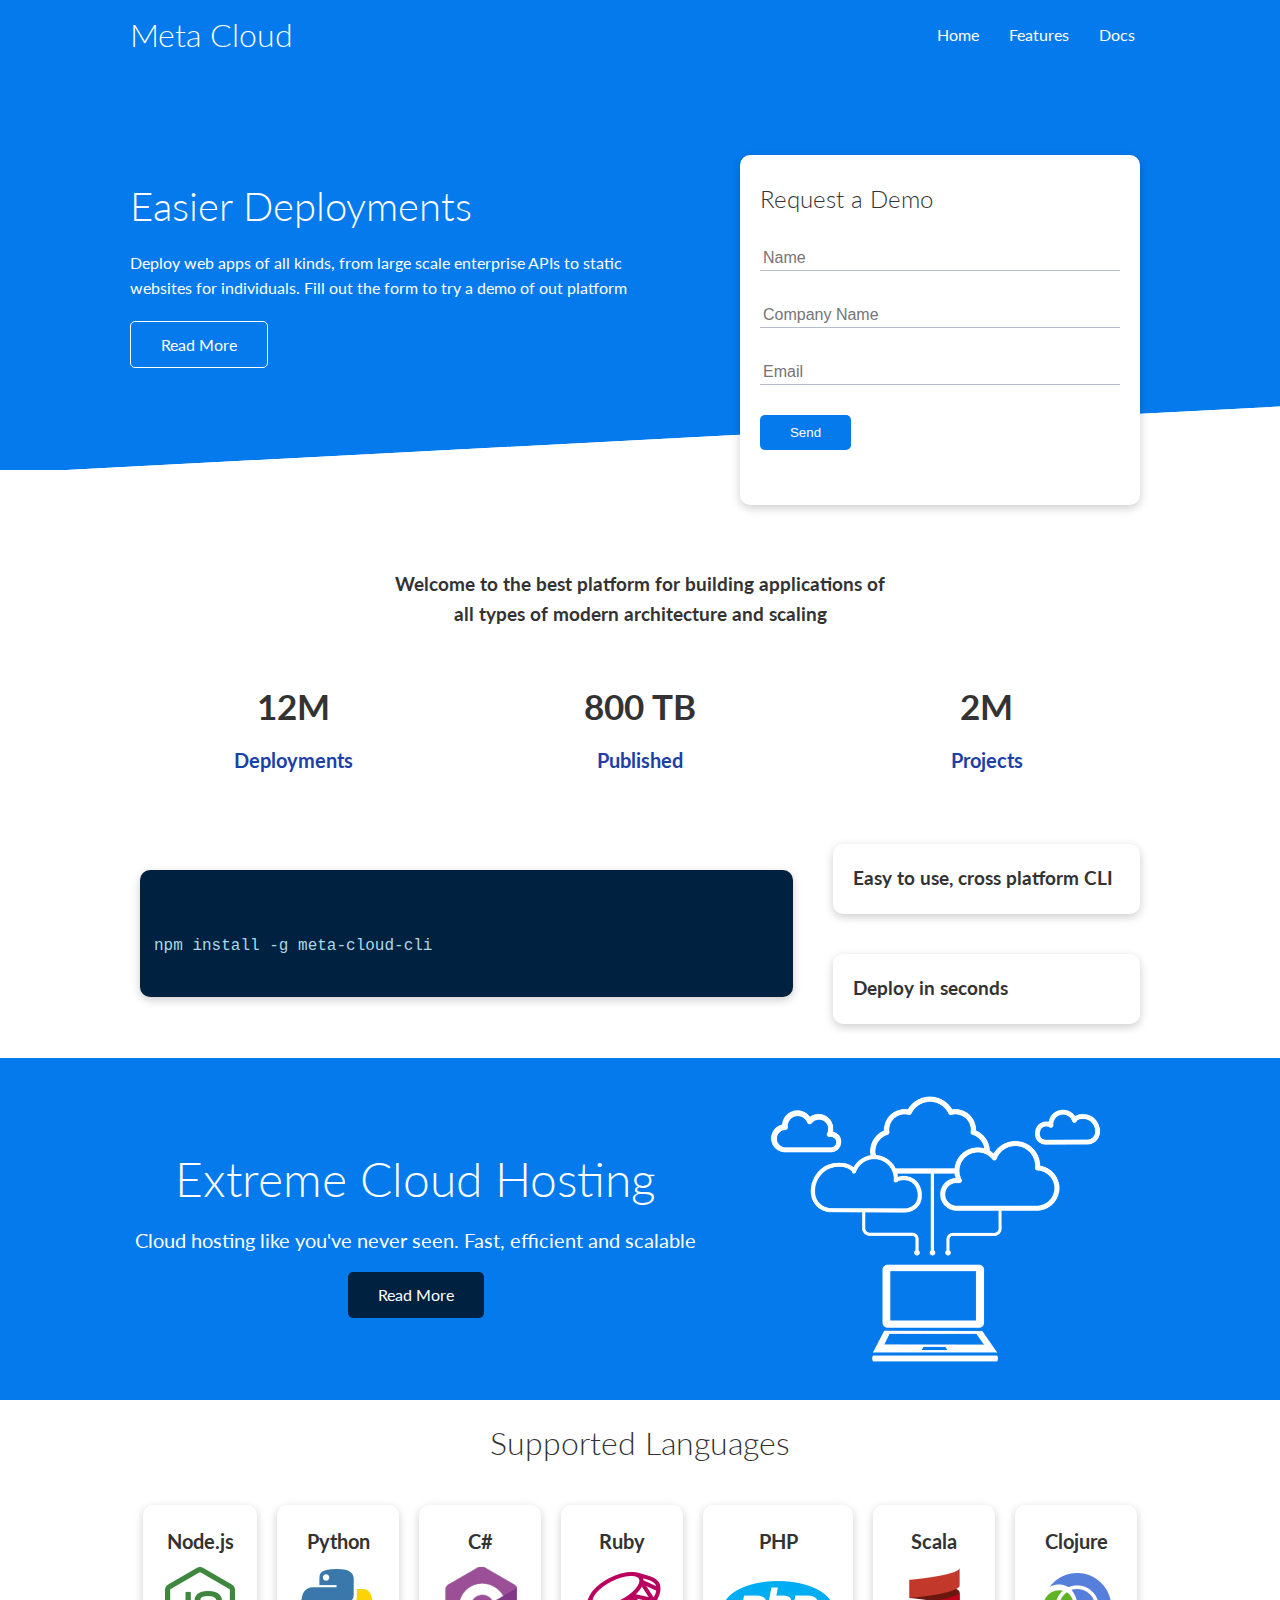
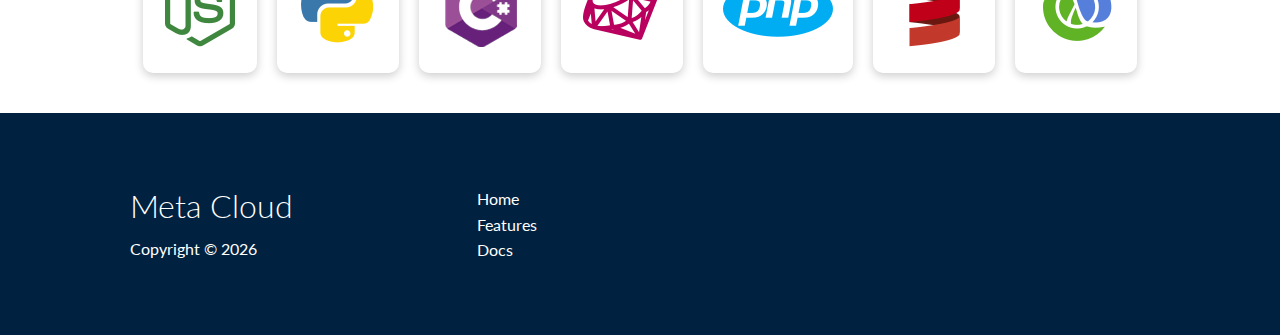
<file: index.html>
<!DOCTYPE html>
<html lang="en">

<head>
    <meta charset="UTF-8">
    <meta http-equiv="X-UA-Compatible" content="IE=edge">
    <meta name="viewport" content="width=device-width, initial-scale=1.0">
    <link rel="stylesheet" href="https://cdnjs.cloudflare.com/ajax/libs/font-awesome/6.0.0-beta3/css/all.min.css"
        integrity="sha512-Fo3rlrZj/k7ujTnHg4CGR2D7kSs0v4LLanw2qksYuRlEzO+tcaEPQogQ0KaoGN26/zrn20ImR1DfuLWnOo7aBA=="
        crossorigin="anonymous" referrerpolicy="no-referrer" />
    <link rel="stylesheet" href="css/style.css">
    <link rel="stylesheet" href="css/utilities.css">
    <title>Meta Cloud | Cloud Hosting</title>
</head>

<body>
    <!--Navbar-->
    <div class="navbar">
        <div class="container flex">
            <h1 class="logo">Meta Cloud</h1>
            <nav>
                <ul>
                    <li><a href="index.html">Home</a></li>
                    <li><a href="features.html">Features</a></li>
                    <li><a href="docs.html">Docs</a></li>
                </ul>
            </nav>
        </div>
    </div>
    <!--Showcase-->
    <section class="showcase">
        <div class="container grid">
            <div class="showcase-text">
                <h1>Easier Deployments</h1>
                <p>Deploy web apps of all kinds, from large scale enterprise APIs to static
                    websites for individuals. Fill out the form to try a demo of out platform
                </p>
                <a href="features.html" class="btn btn-outline">Read More</a>
            </div>
            <div class="showcase-form card">
                <h2>Request a Demo</h2>
                <form id="demoForm">
                    <div class="form-control">
                        <input type="text" name="name" placeholder="Name" required>
                    </div>
                    <div class="form-control">
                        <input type="text" name="company" placeholder="Company Name" required>
                    </div>
                    <div class="form-control">
                        <input type="email" name="email" placeholder="Email" required>
                    </div>
                    <input type="submit" value="Send" class="btn btn-primary">
                </form>
            </div>
        </div>
    </section>

    <!--Stats-->
    <section class="stats">
        <div class="container">
            <h3 class="stats-heading text-center">
                Welcome to the best platform for building applications of all types of modern architecture and scaling
            </h3>
            <div class="grid grid-3 text-center my-4">
                <div>
                    <i class="fas fa-server fa-3x"></i>
                    <h3>12M</h3>
                    <p class="text-secondary">Deployments</p>
                </div>
                <div>
                    <i class="fas fa-upload fa-3x"></i>
                    <h3>800 TB</h3>
                    <p class="text-secondary">Published</p>
                </div>
                <div>
                    <i class="fas fa-project-diagram fa-3x"></i>
                    <h3>2M</h3>
                    <p class="text-secondary">Projects</p>
                </div>
            </div>
        </div>
    </section>

    <!--Cli-->
    <section class="cli">
        <div class="container grid">
            <div class="card console">
                <i class="fas fa-circle"></i>
                <i class="fas fa-circle"></i>
                <i class="fas fa-circle"></i>
                <pre><code>npm install -g meta-cloud-cli</code></pre>
            </div>
            <div class="card">
                <h3>Easy to use, cross platform CLI</h3>
            </div>
            <div class="card">
                <h3>Deploy in seconds</h3>
            </div>
        </div>
    </section>

    <!-- Cloud -->
    <section class="cloud bg-primary my-2 py-2">
        <div class="container grid">
            <div class="text-center">
                <h2 class="lg">Extreme Cloud Hosting</h2>
                <p class="lead my-1">Cloud hosting like you've never seen.
                    Fast, efficient and scalable
                </p>
                <a href="features.html" class="btn btn-dark">Read More</a>
            </div>
            <img src="images/cloud.png" alt="">
        </div>
    </section>

    <!-- Languages -->
    <section class="languages">
        <h2 class="md text-center my-2">
            Supported Languages
        </h2>
        <div class="container flex">
            <div class="card">
                <h4>Node.js</h4>
                <img src="images/logos/node.png" alt="">
            </div>
            <div class="card">
                <h4>Python</h4>
                <img src="images/logos/python.png" alt="">
            </div>
            <div class="card">
                <h4>C#</h4>
                <img src="images/logos/csharp.png" alt="">
            </div>
            <div class="card">
                <h4>Ruby</h4>
                <img src="images/logos/ruby.png" alt="">
            </div>
            <div class="card">
                <h4>PHP</h4>
                <img src="images/logos/php.png" alt="">
            </div>
            <div class="card">
                <h4>Scala</h4>
                <img src="images/logos/scala.png" alt="">
            </div>
            <div class="card">
                <h4>Clojure</h4>
                <img src="images/logos/clojure.png" alt="">
            </div>
        </div>
    </section>

    <!-- Footer -->
    <footer class="footer bg-dark py-5">
        <div class="container grid grid-3">
            <div>
                <h1>Meta Cloud</h1>
                <p>Copyright &copy; <span id="currentYear"></span></p>
            </div>
            <nav>
                <ul>
                    <li><a href="index.html">Home</a></li>
                    <li><a href="features.html">Features</a></li>
                    <li><a href="docs.html">Docs</a></li>
                </ul>
            </nav>
            <div class="social">
                <a href="#"><i class="fab fa-github fa-2x"></i></a>
                <a href="#"><i class="fab fa-facebook fa-2x"></i></a>
                <a href="#"><i class="fab fa-instagram fa-2x"></i></a>
                <a href="#"><i class="fab fa-twitter fa-2x"></i></a>
            </div>
        </div>
    </footer>
    <script src="scripts/index.js"></script>
</body>

</html>
</file>
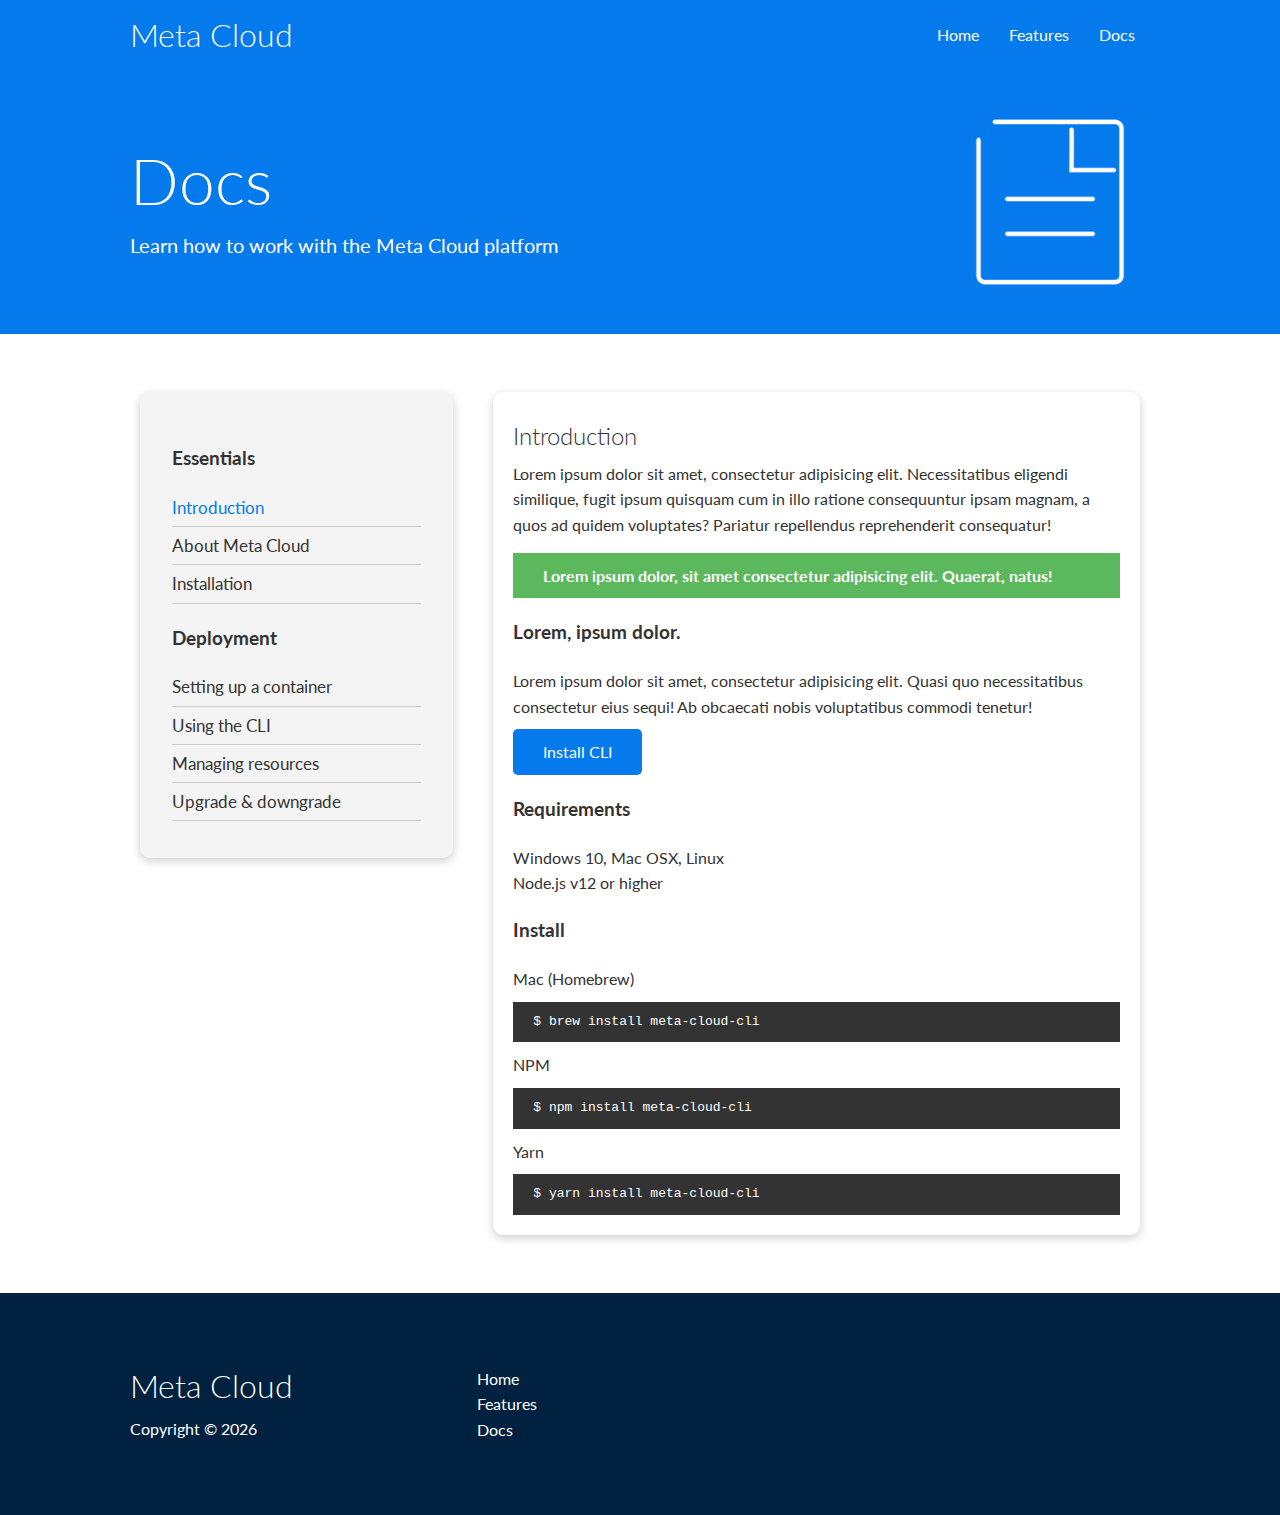
<file: docs.html>
<!DOCTYPE html>
<html lang="en">

<head>
    <meta charset="UTF-8">
    <meta http-equiv="X-UA-Compatible" content="IE=edge">
    <meta name="viewport" content="width=device-width, initial-scale=1.0">
    <link rel="stylesheet" href="https://cdnjs.cloudflare.com/ajax/libs/font-awesome/6.0.0-beta3/css/all.min.css"
        integrity="sha512-Fo3rlrZj/k7ujTnHg4CGR2D7kSs0v4LLanw2qksYuRlEzO+tcaEPQogQ0KaoGN26/zrn20ImR1DfuLWnOo7aBA=="
        crossorigin="anonymous" referrerpolicy="no-referrer" />
    <link rel="stylesheet" href="css/style.css">
    <link rel="stylesheet" href="css/utilities.css">
    <title>Meta Cloud | Cloud Hosting</title>
</head>

<body>
    <!--Navbar-->
    <div class="navbar">
        <div class="container flex">
            <h1 class="logo">Meta Cloud</h1>
            <nav>
                <ul>
                    <li><a href="index.html">Home</a></li>
                    <li><a href="features.html">Features</a></li>
                    <li><a href="docs.html">Docs</a></li>
                </ul>
            </nav>
        </div>
    </div>

    <!-- Head -->

    <section class="docs-head bg-primary py-3">
        <div class="container grid">
            <div>
                <h1 class="xl">Docs</h1>
                <p class="lead">Learn how to work with the Meta Cloud platform
                </p>
            </div>
            <img src="images/docs.png" alt="">
        </div>
    </section>

    <!-- Docs main -->

    <section class="docs-main my-4">
        <div class="container grid">
            <div class="card bg-light p-3">
                <h3 class="my-2">Essentials</h3>
                <nav>
                    <ul>
                        <li><a class="text-primary" href="#">Introduction</a></li>
                        <li><a href="#">About Meta Cloud</a></li>
                        <li><a href="#">Installation</a></li>
                    </ul>
                </nav>

                <h3 class="my-2">Deployment</h3>
                <nav>
                    <ul>
                        <li><a href="#">Setting up a container</a></li>
                        <li><a href="#">Using the CLI</a></li>
                        <li><a href="#">Managing resources</a></li>
                        <li><a href="#">Upgrade & downgrade</a></li>
                    </ul>
                </nav>
            </div>
            <div class="card">
                <h2>Introduction</h2>
                <p>Lorem ipsum dolor sit amet, consectetur adipisicing elit. Necessitatibus eligendi similique, fugit
                    ipsum quisquam cum in illo ratione consequuntur ipsam magnam, a quos ad quidem voluptates? Pariatur
                    repellendus reprehenderit consequatur!</p>
                <div class="alert alert-success">
                    <i class="fas fa-info"></i>
                    Lorem ipsum dolor, sit amet consectetur adipisicing elit. Quaerat, natus!
                </div>
                <h3>Lorem, ipsum dolor.</h3>
                <p>Lorem ipsum dolor sit amet, consectetur adipisicing elit. Quasi quo necessitatibus consectetur eius
                    sequi! Ab obcaecati nobis voluptatibus commodi tenetur!</p>
                <a href="#" class="btn btn-primary">Install CLI</a>
                <h3>Requirements</h3>
                <ul>
                    <li>Windows 10, Mac OSX, Linux</li>
                    <li>Node.js v12 or higher</li>
                </ul>
                <h3>Install</h3>
                <p>Mac (Homebrew)</p>
                <pre><code>$ brew install meta-cloud-cli</code></pre>
                <p>NPM</p>
                <pre><code>$ npm install meta-cloud-cli</code></pre>
                <p>Yarn</p>
                <pre><code>$ yarn install meta-cloud-cli</code></pre>
            </div>
        </div>
    </section>

    <!-- Footer -->
    <footer class="footer bg-dark py-5">
        <div class="container grid grid-3">
            <div>
                <h1>Meta Cloud</h1>
                <p>Copyright &copy; <span id="currentYear"></span></p>
            </div>
            <nav>
                <ul>
                    <li><a href="index.html">Home</a></li>
                    <li><a href="features.html">Features</a></li>
                    <li><a href="docs.html">Docs</a></li>
                </ul>
            </nav>
            <div class="social">
                <a href="#"><i class="fab fa-github fa-2x"></i></a>
                <a href="#"><i class="fab fa-facebook fa-2x"></i></a>
                <a href="#"><i class="fab fa-instagram fa-2x"></i></a>
                <a href="#"><i class="fab fa-twitter fa-2x"></i></a>
            </div>
        </div>
    </footer>
    <script src="scripts/index.js"></script>
</body>

</html>
</file>
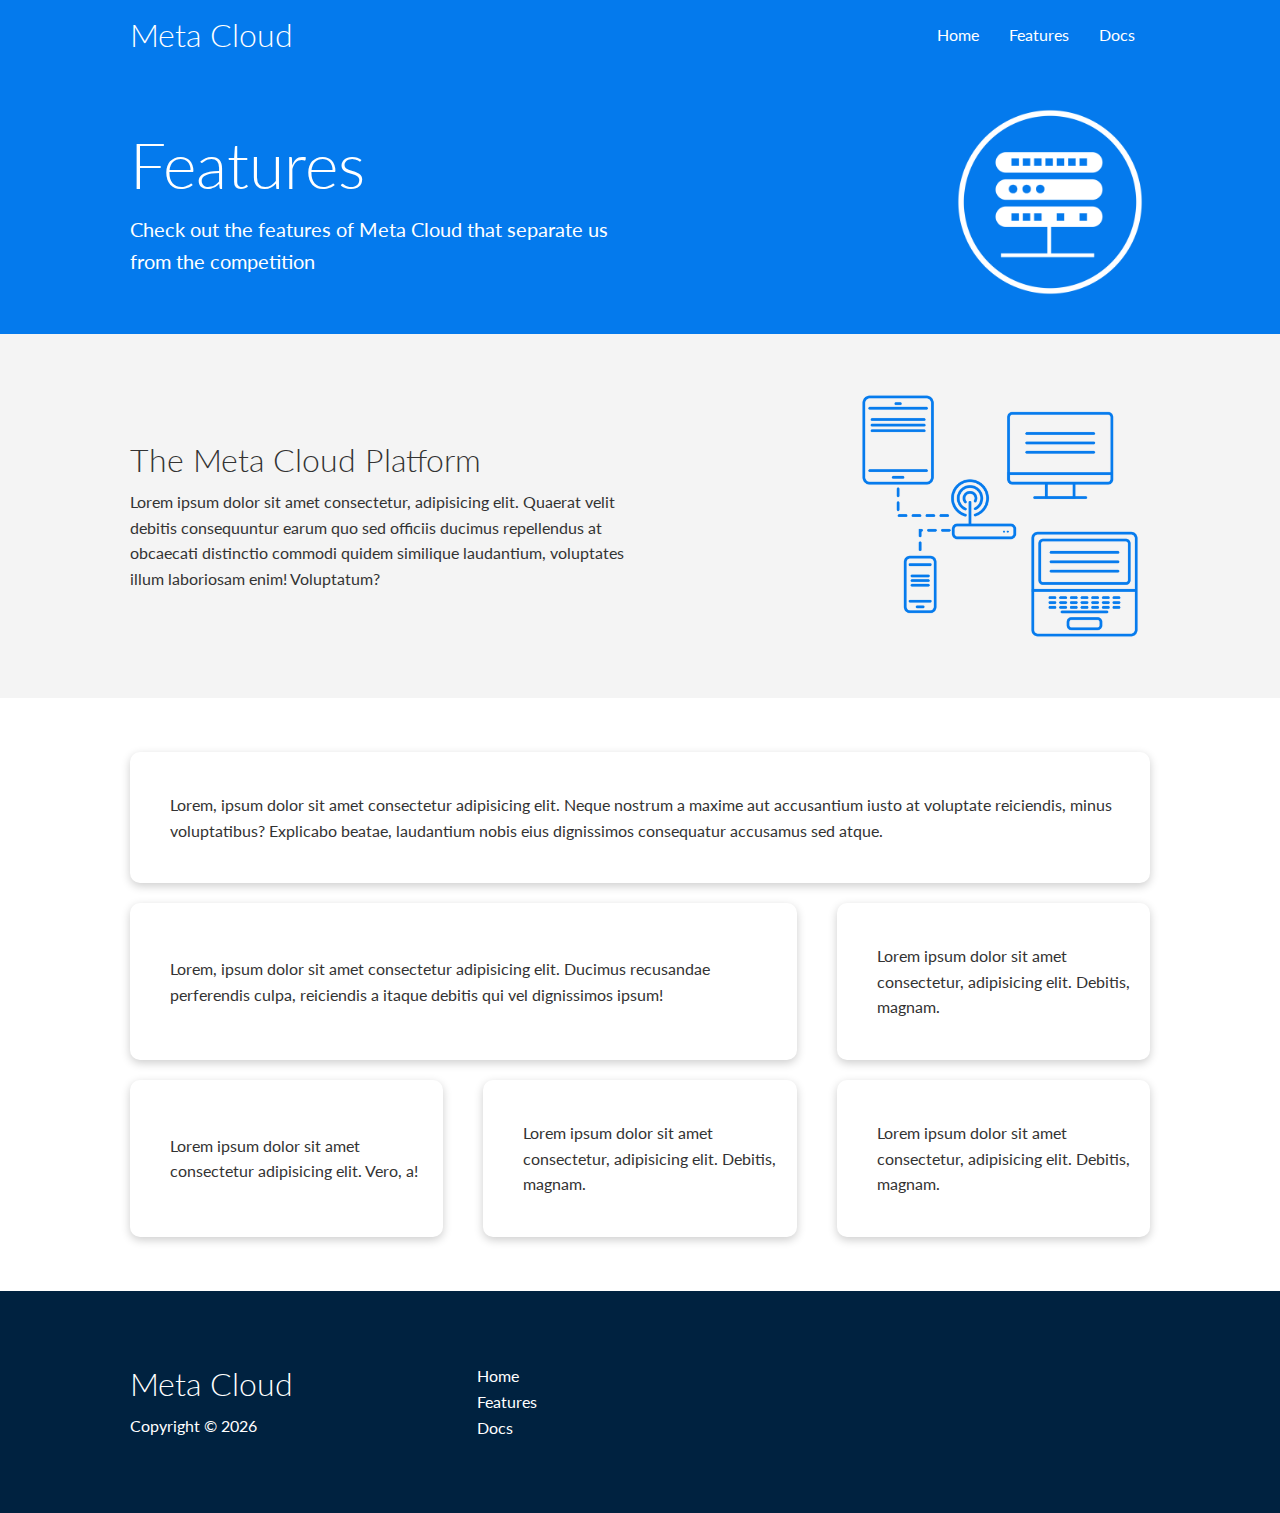
<file: features.html>
<!DOCTYPE html>
<html lang="en">

<head>
    <meta charset="UTF-8">
    <meta http-equiv="X-UA-Compatible" content="IE=edge">
    <meta name="viewport" content="width=device-width, initial-scale=1.0">
    <link rel="stylesheet" href="https://cdnjs.cloudflare.com/ajax/libs/font-awesome/6.0.0-beta3/css/all.min.css"
        integrity="sha512-Fo3rlrZj/k7ujTnHg4CGR2D7kSs0v4LLanw2qksYuRlEzO+tcaEPQogQ0KaoGN26/zrn20ImR1DfuLWnOo7aBA=="
        crossorigin="anonymous" referrerpolicy="no-referrer" />
    <link rel="stylesheet" href="css/style.css">
    <link rel="stylesheet" href="css/utilities.css">
    <title>Meta Cloud | Cloud Hosting</title>
</head>

<body>
    <!--Navbar-->
    <div class="navbar">
        <div class="container flex">
            <h1 class="logo">Meta Cloud</h1>
            <nav>
                <ul>
                    <li><a href="index.html">Home</a></li>
                    <li><a href="features.html">Features</a></li>
                    <li><a href="docs.html">Docs</a></li>
                </ul>
            </nav>
        </div>
    </div>

    <!-- Head -->

    <section class="features-head bg-primary py-3">
        <div class="container grid">
            <div>
                <h1 class="xl">Features</h1>
                <p class="lead">Check out the features of Meta Cloud that
                    separate us from the competition
                </p>
            </div>
            <img src="images/server.png" alt="">
        </div>
    </section>

    <!-- Sub head -->
    <section class="features-sub-head bg-light py-3">
        <div class="container grid">
            <div>
                <h1 class="md">The Meta Cloud Platform</h1>
                <p>Lorem ipsum dolor sit amet consectetur, adipisicing elit. Quaerat velit debitis consequuntur earum
                    quo sed officiis ducimus repellendus at obcaecati distinctio commodi quidem similique laudantium,
                    voluptates illum laboriosam enim! Voluptatum?
                </p>
            </div>
            <img src="images/server2.png" alt="">
        </div>
    </section>

    <!-- Features Main -->

    <section class="features-main my-2">
        <div class="container grid">
            <div class="card flex">
                <i class="fas fa-server fa-3x"></i>
                <p>Lorem, ipsum dolor sit amet consectetur adipisicing elit. Neque nostrum a maxime aut accusantium
                    iusto at voluptate reiciendis, minus voluptatibus? Explicabo beatae, laudantium nobis eius
                    dignissimos consequatur accusamus sed atque.</p>
            </div>
            <div class="card flex">
                <i class="fas fa-network-wired fa-3x"></i>
                <p>
                    Lorem, ipsum dolor sit amet consectetur adipisicing elit. Ducimus
                    recusandae perferendis culpa, reiciendis a itaque debitis qui vel
                    dignissimos ipsum!
                </p>
            </div>
            <div class="card flex">
                <i class="fas fa-laptop-code fa-3x"></i>
                <p>
                    Lorem ipsum dolor sit amet consectetur, adipisicing elit. Debitis,
                    magnam.
                </p>
            </div>
            <div class="card flex">
                <i class="fas fa-database fa-3x"></i>
                <p>
                    Lorem ipsum dolor sit amet consectetur adipisicing elit. Vero, a!
                </p>
            </div>
            <div class="card flex">
                <i class="fas fa-power-off fa-3x"></i>
                <p>
                    Lorem ipsum dolor sit amet consectetur, adipisicing elit. Debitis,
                    magnam.
                </p>
            </div>
            <div class="card flex">
                <i class="fas fa-upload fa-3x"></i>
                <p>
                    Lorem ipsum dolor sit amet consectetur, adipisicing elit. Debitis,
                    magnam.
                </p>
            </div>
        </div>
    </section>

    <!-- Footer -->
    <footer class="footer bg-dark py-5">
        <div class="container grid grid-3">
            <div>
                <h1>Meta Cloud</h1>
                <p>Copyright &copy; <span id="currentYear"></span></p>
            </div>
            <nav>
                <ul>
                    <li><a href="index.html">Home</a></li>
                    <li><a href="features.html">Features</a></li>
                    <li><a href="docs.html">Docs</a></li>
                </ul>
            </nav>
            <div class="social">
                <a href="#"><i class="fab fa-github fa-2x"></i></a>
                <a href="#"><i class="fab fa-facebook fa-2x"></i></a>
                <a href="#"><i class="fab fa-instagram fa-2x"></i></a>
                <a href="#"><i class="fab fa-twitter fa-2x"></i></a>
            </div>
        </div>
    </footer>
    <script src="scripts/index.js"></script>
</body>

</html>
</file>
<file: css/style.css>
@import url('https://fonts.googleapis.com/css2?family=Lato:wght@300&display=swap');

:root {
    --primary-color: #047aed;
    --secondary-color: #1c3fa8;
    --dark-color: #002240;
    --light-color: #f4f4f4;
    --success-color: #5cb85c;
    --error-color: #d9534f;
}

* {
    box-sizing: border-box;
    padding: 0;
    margin: 0;
}

body {
    font-family: 'Lato', sans-serif;
    color: #333;
    line-height: 1.6;
}

ul {
    list-style-type: none;
}

a {
    text-decoration: none;
    color: #333;
}

h1, h2 {
    font-weight: 300;
    line-height: 1.2;
    margin: 10px 0;
}

p {
    margin: 10px 0;
}

img {
    width: 100%;
}

code, pre {
    background: #333;
    color: #fff;
    padding: 10px;
}

/* Navbar */

.navbar {
    background-color: var(--primary-color);
    color: #fff;
    height: 70px;
}

.navbar .flex {
    justify-content: space-between;
}

.navbar ul {
    display: flex;
}

.navbar a {
    color: #fff;
    padding: 10px;
    margin: 0 5px;
}

.navbar a:hover {
    border-bottom: 2px #fff solid;
}

/* Showcase */

.showcase {
    height: 400px;
    background-color: var(--primary-color);
    color: #fff;
    position: relative;
}

.showcase h1 {
    font-size: 40px;
}

.showcase p {
    margin: 20px 0;
}

.showcase .grid {
    grid-template-columns: 1.15fr 1fr;
    gap: 30px;
    overflow: visible;
}

.showcase-text {
    animation: slideInFromLeft 1s ease-in;
}

.showcase-form {
    position: relative;
    top: 60px;
    height: 350px;
    width: 400px;
    padding: 40px;
    z-index: 100;
    justify-self: right;
    animation: slideInFromRight 1s ease-in;
}

.showcase-form .form-control {
    margin: 30px 0;
}

.showcase-form input[type='text'],
.showcase-form input[type='email'] {
    border: 0;
    border-bottom: 1px solid #b4becb;
    width: 100%;
    padding: 3px;
    font-size: 16px;
}

.showcase-form input:focus {
    outline: none;
}

.showcase::before, 
.showcase::after {
    content: '';
    position: absolute;
    height: 100px;
    bottom: -70px;
    right: 0;
    left: 0;
    background: #fff;
    transform: skewY(-3deg);
    -webkit-transform: skewY(-3deg);
    -moz-transform: skewY(-3deg);
    -ms-transform: skewY(-3deg);
}

/* Stats */

.stats {
    padding-top: 100px;
    animation: slideInFromBottom 1s ease-in;
}

.stats-heading {
    max-width: 500px;
    margin: auto;
}

.stats .grid h3 {
    font-size: 35px;
}

.stats .grid p {
    font-size: 20px;
    font-weight: bold;
}

/* Cli */
.cli .grid {
    grid-template-columns: repeat(3, 1fr);
    grid-template-rows: repeat(2, 1fr);
}

.cli .grid > *:first-child {
    grid-column: 1 / span 2;
    grid-row: 1 / span 2;
    padding: 8px 14px;
    background-color: var(--dark-color);
}

/* Console */
.console i {
    font-size: 10px;
    margin: 1px;
}

.console > *:first-child {
    color: #f44336;
}
.console > *:nth-child(2) {
    color: #ffc107;
}
.console > *:nth-child(3) {
    color: #8bc34a;
}
.console pre, .console code {
    color: lightblue;
    font-size: 16px;
    padding: 30px 0;
    background-color: transparent;
}


/* Cloud */

.cloud .grid {
    grid-template-columns: 4fr 3fr;
}

/* Languages */
.languages .flex {
    flex-wrap: wrap;
}

.languages .card {
    text-align: center;
    margin: 18px 10px 40px;
    transition: transform 0.2s ease-in;
}

.languages .card h4 {
    font-size: 20px;
    margin-bottom: 10px;
}

.languages .card:hover{
    transform: translateY(-15px);
}

/* Features */

.features-head img, .docs-head img {
    width: 200px;
    justify-self: right;
}

.features-sub-head img {
    width: 300px;
    justify-self: flex-end;
}

.features-main .card > i {
    margin-right: 20px;
}

.features-main .grid {
    padding: 30px;
    grid-template-columns: repeat(3, 1fr);
}

.features-main .grid > *:first-child {
    grid-column: 1 / span 3;
}

.features-main .grid > *:nth-child(2) {
    grid-column: 1 / span 2;
}

/* Docs */

.docs-main h3 {
    margin: 20px 0;
}

.docs-main .grid {
    grid-template-columns: 1fr 2fr;
    align-items: flex-start;
}

.docs-main nav li {
    font-size: 17px;
    padding-bottom: 5px;
    margin-bottom: 5px;
    border-bottom: 1px #ccc solid;
}

.docs-main a:hover {
    font-weight: bold;
}

/* Footer */

.footer .social a {
    margin: 0 10px;
}

/* Animations */

@keyframes slideInFromLeft {
    0% {
        transform: translateX(-100%);
    }
    100% {
        transform: translateX(0);
    }
}

@keyframes slideInFromRight {
    0% {
        transform: translateX(100%);
    }
    100% {
        transform: translateX(0);
    }
}

@keyframes slideInFromTop {
    0% {
        transform: translateY(-100%);
    }
    100% {
        transform: translateX(0);
    }
}

@keyframes slideInFromBottom {
    0% {
        transform: translateY(100%);
    }
    100% {
        transform: translateX(0);
    }
}

/* Tablets and under */

@media (max-width: 768px) {
    .grid,
    .showcase .grid,
    .stats .grid,
    .cli .grid,
    .cloud .grid,
    .footer .grid,
    .features-head .grid,
    .features-sub-head .grid,
    .features-main .grid,
    .docs-head .grid,
    .docs-main .grid {
        grid-template-columns: 1fr;
        grid-template-rows: 1fr;
    }

    .showcase {
        height: auto;
    }

    .showcase-text {
        text-align: center;
        margin-top: 40px;
        animation: slideInFromTop 1s ease-in;
    }

    .showcase-form {
        justify-self: center;
        margin: auto;
        animation: slideInFromBottom 1s ease-in;
    }

    .cli .grid > *:first-child {
        grid-column: 1;
        grid-row: 1;
    }

    .features-head, .features-sub-head,
    .docs-head {
        text-align: center;
    }

    .features-head img, .features-sub-head img,
    .docs-head img {
        justify-self: center;
    }

    .features-main .grid > *:first-child,
    .features-main .grid > *:nth-child(2) {
        grid-column: 1;
    }
}

/* Mobile */

@media (max-width: 500px) {
    .navbar {
        height: 110px;
    }

    .navbar .flex {
        flex-direction: column;
    }

    .navbar ul {
        padding: 10px;
        background-color: rgba(0,0,0, 0.1);
        border-radius: 5px;
    }
}
</file>
<file: css/utilities.css>
.container {
    max-width: 1100px;
    margin: 0 auto;
    overflow: auto;
    padding: 0 40px;
}

.card {
    background-color: #fff;
    border-radius: 10px;
    box-shadow: 0 3px 10px rgba(0,0,0,0.2);
    padding: 20px;
    margin: 10px;
    color: #333;
}

.btn {
    display: inline-block;
    padding: 10px 30px;
    cursor: pointer;
    background: var(--primary-color);
    color: #fff;
    border: none;
    border-radius: 5px;
}

.btn-outline {
    background-color: transparent;
    border: 1px #fff solid;
}

.btn:hover {
    transform: scale(.98);
}

/* Backgrounds & colored buttons */

.bg-primary, .btn-primary {
    background-color: var(--primary-color);
    color: #fff;
}

.bg-secondary, .btn-secondary {
    background-color: var(--secondary-color);
    color: #fff;
}

.bg-dark, .btn-dark {
    background-color: var(--dark-color);
    color: #fff;
}

.bg-light, .btn-light {
    background-color: var(--light-color);
    color: #333;
}

.bg-primary a, .btn-primary a,
.bg-secondary a, .btn-secondary a,
.bg-dark a, .btn-dark a {
    color: #fff;
}

/* Text colors */

.text-primary {
    color: var(--primary-color);
}

.text-secondary {
    color: var(--secondary-color);
}

.text-dark {
    color: var(--dark-color);
}

.text-light {
    color: var(--light-color);
}

/* Text sizes */

.lead {
    font-size: 20px;
}

.sm {
    font-size: 1rem;
}

.md {
    font-size: 2rem;
}

.lg {
    font-size: 3rem;
}

.xl {
    font-size: 4rem;
}

.text-center {
    text-align: center;
}

/* Alert */
.alert {
    background-color: var(--light-color);
    padding: 10px 20px;
    font-weight: bold;
    margin: 15px 0;
}

.alert i {
    margin-right: 10px;
}

.alert-success {
    background-color: var(--success-color);
    color: #fff;
}

.alert-error {
    background-color: var(--error-color);
    color: #fff;
}

.flex {
    display: flex;
    justify-content: center;
    align-items: center;
    height: 100%;
}

.grid {
    display: grid;
    grid-template-columns: repeat(2, 1fr);
    gap: 20px;
    justify-content: center;
    align-items: center;
    height: 100%;
}

.grid-3 {
    grid-template-columns: repeat(3, 1fr);
}

/* Margin */

.my-1 {
    margin: 1rem 0;
}

.my-2 {
    margin: 1.5rem 0;
}

.my-3 {
    margin: 2rem 0;
}

.my-4 {
    margin: 3rem 0;
}

.my-5 {
    margin: 4rem 0;
}

.m-1 {
    margin: 1rem;
}

.m-2 {
    margin: 1.5rem;
}

.m-3 {
    margin: 2rem;
}

.m-4 {
    margin: 3rem;
}

.m-5 {
    margin: 4rem;
}

/* Padding */

.py-1 {
    padding: 1rem 0;
}

.py-2 {
    padding: 1.5rem 0;
}

.py-3 {
    padding: 2rem 0;
}

.py-4 {
    padding: 3rem 0;
}

.py-5 {
    padding: 4rem 0;
}

.p-1 {
    padding: 1rem;
}

.p-2 {
    padding: 1.5rem;
}

.p-3 {
    padding: 2rem;
}

.p-4 {
    padding: 3rem;
}

.p-5 {
    padding: 4rem;
}
</file>
